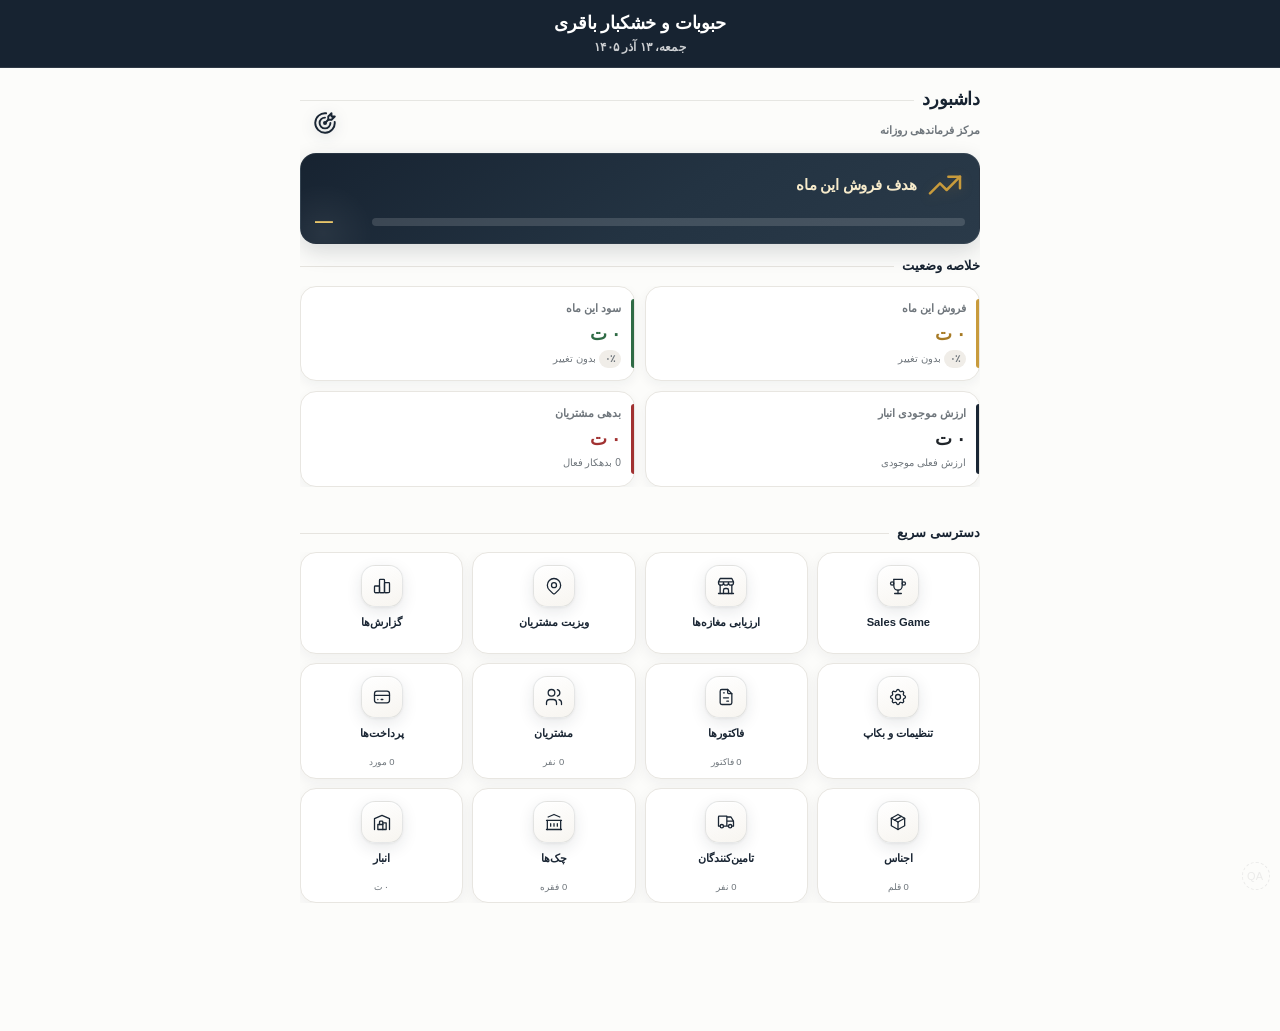
<file: index.html>
<!DOCTYPE html>
<html lang="fa" dir="rtl" data-spa-shell="1">
<head>
<meta charset="UTF-8">
<meta http-equiv="Cache-Control" content="no-cache, no-store, must-revalidate">
<meta http-equiv="Pragma" content="no-cache">
<meta http-equiv="Expires" content="0">
<meta name="viewport" content="width=device-width, initial-scale=1.0, maximum-scale=1.0">
<link rel="manifest" href="./manifest.json">
<meta name="apple-mobile-web-app-capable" content="yes">
<meta name="mobile-web-app-capable" content="yes">
<meta name="apple-mobile-web-app-status-bar-style" content="black-translucent">
<meta name="apple-mobile-web-app-title" content="باقری">
<!-- Home Screen App Icons only (not invoice/print logo) -->
<link rel="apple-touch-icon" href="./icons/apple-touch-icon.png">
<link rel="apple-touch-icon" sizes="180x180" href="./icons/apple-touch-icon.png">
<link rel="apple-touch-icon" sizes="167x167" href="./icons/icon-167.png">
<link rel="apple-touch-icon" sizes="152x152" href="./icons/icon-152.png">
<link rel="apple-touch-icon" sizes="120x120" href="./icons/icon-120.png">
<title>داشبورد — حبوبات و خشکبار باقری</title>
<script src="./vendor/xlsx.full.min.js"></script>
<script src="./vendor/html2canvas.min.js"></script>
<link rel="stylesheet" href="./css/app.css">
<style>
.report-section{margin-bottom:22px;}
.report-section h3{font-size:1rem;margin:0 0 10px;font-weight:800;}
.report-note{font-size:.75rem;color:var(--ink-soft);margin:6px 0 0;line-height:1.5;}
.debt-row a{text-decoration:none;color:inherit;}
</style>
</head>
<body class="page-dashboard">
<header>
  <h1>حبوبات و خشکبار باقری</h1>
  <p class="header-date" id="header-date" aria-live="polite"></p>
</header>
<nav id="nav"></nav>
<main id="main"></main>
<button class="fab" id="fab" style="display:none;">+</button>
<div id="modalRoot"></div>
<div class="toast" id="toast"></div>
<div id="printArea"></div>

<script src="./js/models.js"></script>
<script src="./js/ui.js"></script>
<script src="./js/db.js"></script>
<script src="./js/calc.js"></script>
<script src="./js/stock.js"></script>
<script src="./js/payments.js"></script>
<script src="./js/backup.js"></script>
<script src="./js/pin-lock.js"></script>
<script src="./js/nav.js"></script>
<script src="./js/app.js"></script>
<script src="./js/prospect-scoring.js"></script>
<script src="./js/prospect-db.js"></script>
<script src="./js/prospect-core.js"></script>
<script src="./js/game-config.js"></script>
<script src="./js/game-logic.js"></script>
<script src="./js/router.js"></script>
<script src="./js/view.host.js"></script>
<script src="./js/views/dashboard.js"></script>
<script src="./js/views/reports.js"></script>
<script src="./js/views/products.js"></script>
<script src="./js/views/inventory.js"></script>
<script src="./js/views/customers.js"></script>
<script src="./js/views/customer.js"></script>
<script src="./js/views/payments.js"></script>
<script src="./js/views/invoices.js"></script>
<script src="./js/views/suppliers.js"></script>
<script src="./js/views/supplier.js"></script>
<script src="./js/views/visits.js"></script>
<script src="./js/views/prospects.js"></script>
<script src="./js/views/prospect.js"></script>
<script src="./js/views/prospect-routes.js"></script>
<script src="./js/views/evaluation.js"></script>
<script src="./js/views/checks.js"></script>
<script src="./js/views/invoice.js"></script>
<script src="./js/views/game-center.js"></script>
<script src="./js/views/settings.js"></script>

<script>
/* Phase 3-9 SPA shell */
bootSpaShell();
</script>
<script src="./js/sw-register.js"></script>
</body>
</html>
</file>
<file: css/app.css>
/* ============================================================
   حبوبات و خشکبار باقری — Design System
   Navy + Green + White | Mobile-First | CSS only
   Compatible with all existing HTML class names
   ============================================================ */

:root{
  /* Core palette (Option 3 reference) */
  --color-primary:#172331;
  --color-primary-dark:#0D151D;
  --color-primary-soft:#293847;
  --color-accent:#C89B3C;
  --color-accent-dark:#A77A24;
  --color-accent-soft:#F0EDE8;
  --color-bg:#FCFCFA;
  --color-surface:#FFFFFF;
  --color-surface-2:#F3F1ED;
  --color-border:#E6E4DF;
  --color-text:#1F2429;
  --color-text-muted:#6F767C;
  --color-success:#2F6B45;
  --color-success-soft:#E8F3EC;
  --color-danger:#A13131;
  --color-warning:#D97706;
  --color-warning-soft:#FEF3E2;
  --color-info:#1A2634;

  --shadow-xs:0 1px 2px rgba(26,38,52,.04);
  --shadow-sm:0 4px 12px rgba(26,38,52,.06);
  --shadow-md:0 8px 24px rgba(26,38,52,.09);
  --radius-xs:8px;
  --radius-sm:12px;
  --radius-md:16px;
  --radius-lg:20px;
  --radius-pill:999px;
  --space-1:4px;
  --space-2:8px;
  --space-3:12px;
  --space-4:16px;
  --space-5:20px;
  --space-6:24px;
  --touch:44px;
  --safe-top:env(safe-area-inset-top,0px);
  --safe-bottom:env(safe-area-inset-bottom,0px);
  --font:-apple-system,BlinkMacSystemFont,'Vazirmatn','Segoe UI',Tahoma,sans-serif;

  /* Legacy aliases — do not remove */
  --primary:var(--color-primary);
  --primary-dark:var(--color-primary-dark);
  --primary-soft:var(--color-primary-soft);
  --accent:var(--color-accent);
  --accent-dark:var(--color-accent-dark);
  --accent-soft:var(--color-accent-soft);
  --bg:var(--color-bg);
  --surface:var(--color-surface);
  --surface-2:var(--color-surface-2);
  --text:var(--color-text);
  --muted:var(--color-text-muted);
  --success:var(--color-success);
  --danger:var(--color-danger);
  --warning:var(--color-warning);
  --border:var(--color-border);
  --shadow:var(--shadow-sm);
  --shadow-sm:0 4px 12px rgba(26,38,52,.06);
  --radius:var(--radius-md);
  --radius-sm:12px;
  --paper:var(--color-bg);
  --paper-2:var(--color-surface);
  --card:var(--color-surface);
  --ink:var(--color-text);
  --ink-soft:var(--color-text-muted);
  --olive:var(--color-success);
  --olive-dark:var(--color-primary);
  --gold:var(--color-accent);
  --gold-soft:var(--color-accent-soft);
  --rust:var(--color-danger);
  --amber:var(--color-warning);
  --red:var(--color-danger);
  --line:var(--color-border);
}

*,*::before,*::after{box-sizing:border-box;-webkit-tap-highlight-color:transparent;}
html{-webkit-text-size-adjust:100%;}
body{
  margin:0;
  font-family:var(--font);
  background:var(--color-bg);
  color:var(--color-text);
  min-height:100vh;
  font-size:15px;
  line-height:1.55;
  font-variant-numeric:tabular-nums;
  -webkit-font-smoothing:antialiased;
}

/* ===================== HEADER ===================== */
header{
  padding:calc(12px + var(--safe-top)) 16px 12px;
  text-align:center;
  background:var(--color-primary);
  border-bottom:1px solid rgba(255,255,255,0.08);
  color:#fff;
  position:relative;
  z-index:5;
}
header h1{
  margin:0;
  font-size:1.08rem;
  font-weight:800;
  color:#fff;
  letter-spacing:.15px;
  line-height:1.3;
}
header .header-date{
  margin:5px 0 0;
  font-size:.72rem;
  color:rgba(255,255,255,.78);
  font-weight:600;
  line-height:1.3;
  letter-spacing:.1px;
}

/* ===================== NAV (top bar only — never match .bottom-nav) ===================== */
nav#nav{
  display:flex;
  overflow-x:auto;
  gap:6px;
  background:var(--color-surface);
  border-bottom:1px solid var(--color-border);
  position:sticky;
  top:0;
  z-index:10;
  -webkit-overflow-scrolling:touch;
  padding:8px 10px;
  box-shadow:var(--shadow-xs);
  scrollbar-width:none;
}
nav#nav::-webkit-scrollbar{display:none;}
nav#nav button,
nav#nav a.nav-link{
  flex:0 0 auto;
  min-width:auto;
  min-height:34px;
  padding:6px 12px;
  border:1px solid transparent;
  background:transparent;
  font-family:inherit;
  font-size:.76rem;
  font-weight:600;
  color:var(--color-text-muted);
  cursor:pointer;
  border-radius:var(--radius-pill);
  white-space:nowrap;
  text-decoration:none;
  display:inline-flex;
  align-items:center;
  justify-content:center;
  transition:background .12s,color .12s;
}
nav#nav button.active,
nav#nav a.nav-link.active{
  color:#fff;
  background:var(--color-primary);
  border-color:var(--color-primary);
}
nav#nav a.nav-link:active,
nav#nav button:active{opacity:.85;}

/* ===================== MAIN ===================== */
main{
  padding:14px 14px calc(88px + var(--safe-bottom));
  max-width:720px;
  margin:0 auto;
}

/* ===================== TYPOGRAPHY ===================== */
h2.section-title{
  font-size:1.05rem;
  margin:4px 0 14px;
  color:var(--color-primary);
  font-weight:800;
  display:flex;
  align-items:center;
  gap:8px;
  letter-spacing:-.2px;
}
h2.section-title::after{
  content:"";
  flex:1;
  border-bottom:1px solid var(--color-border);
  opacity:.9;
}
h3.sub-title{
  font-size:.88rem;
  margin:16px 0 10px;
  color:var(--color-primary);
  font-weight:800;
}

/* ===================== CARDS ===================== */
.cards{
  display:grid;
  grid-template-columns:1fr 1fr;
  gap:10px;
  margin-bottom:14px;
}
.card{
  background:var(--color-surface);
  border:1px solid var(--color-border);
  border-radius:var(--radius-md);
  padding:14px;
  box-shadow:var(--shadow-xs);
}
.card .label{
  font-size:.7rem;
  color:var(--color-text-muted);
  margin-bottom:6px;
  font-weight:600;
  letter-spacing:.1px;
}
.card .value{
  font-size:1.12rem;
  font-weight:800;
  color:var(--color-text);
  letter-spacing:-.3px;
  line-height:1.25;
}
.card.wide{grid-column:1/-1;}

.accent-olive{color:var(--color-success) !important;}
.accent-rust{color:var(--color-danger) !important;}
.accent-red{color:var(--color-danger) !important;}
.accent-amber{color:var(--color-warning) !important;}

/* ===================== LISTS ===================== */
.ledger-row{
  display:flex;
  align-items:center;
  gap:10px;
  padding:13px 2px;
  border-bottom:1px solid var(--color-border);
  cursor:pointer;
  min-height:52px;
}
.ledger-row:last-child{border-bottom:none;}
.ledger-row .name{
  font-weight:700;
  font-size:1rem;
  color:var(--color-text);
  white-space:nowrap;
  overflow:hidden;
  text-overflow:ellipsis;
  min-width:0;
  line-height:1.35;
}
.ledger-row .filler{
  flex:1;
  border-bottom:none;
  height:0;
  min-width:6px;
}
.ledger-row .amount{
  font-weight:800;
  white-space:nowrap;
  text-align:left;
  flex-shrink:0;
  font-size:.9rem;
  color:var(--color-text);
  letter-spacing:-.2px;
}
.ledger-row .sub{
  font-size:.72rem;
  color:var(--color-text-muted);
  display:block;
  font-weight:500;
  overflow:hidden;
  text-overflow:ellipsis;
  margin-top:2px;
  line-height:1.35;
}
a.ledger-row{
  text-decoration:none;
  color:inherit;
}
a.ledger-row:active{
  background:var(--color-surface-2);
  border-radius:var(--radius-sm);
}

/* ===================== BUTTONS ===================== */
.btn{
  display:inline-flex;
  align-items:center;
  justify-content:center;
  gap:6px;
  background:var(--color-success);
  color:#fff;
  border:none;
  padding:12px 16px;
  min-height:var(--touch);
  border-radius:var(--radius-sm);
  font-family:inherit;
  font-weight:700;
  font-size:.88rem;
  cursor:pointer;
  text-decoration:none;
  box-shadow:0 3px 12px rgba(47,107,69,.22);
  transition:transform .1s, opacity .1s;
}
.btn:active{opacity:.9;transform:scale(.98);}
.btn.secondary{
  background:var(--color-surface);
  color:var(--color-primary);
  border:1.5px solid var(--color-border);
  box-shadow:none;
}
.btn.danger{
  background:var(--color-danger);
  box-shadow:0 3px 10px rgba(224,69,69,.2);
}
.btn.small{
  padding:8px 12px;
  font-size:.78rem;
  min-height:36px;
  border-radius:10px;
  box-shadow:none;
}
.btn:disabled{
  opacity:.42;
  cursor:not-allowed;
  box-shadow:none;
}
.btn-row{
  display:flex;
  gap:8px;
  flex-wrap:wrap;
  margin-top:12px;
}

/* ===================== CHIPS ===================== */
.chip-row{
  display:flex;
  gap:6px;
  flex-wrap:wrap;
  margin-bottom:12px;
}
.chip{
  padding:6px 11px;
  border-radius:var(--radius-pill);
  border:1.5px solid var(--color-border);
  background:var(--color-surface);
  font-size:.74rem;
  color:var(--color-text-muted);
  cursor:pointer;
  font-family:inherit;
  font-weight:600;
  min-height:32px;
  line-height:1.2;
}
.chip.active{
  background:var(--color-primary);
  color:#fff;
  border-color:var(--color-primary);
}

/* ===================== FAB ===================== */
.fab{
  position:fixed;
  left:16px;
  bottom:calc(16px + var(--safe-bottom));
  width:56px;
  height:56px;
  border-radius:50%;
  background:var(--color-success);
  color:#fff;
  font-size:1.75rem;
  border:none;
  box-shadow:0 8px 22px rgba(47,107,69,.32);
  cursor:pointer;
  z-index:20;
  display:flex;
  align-items:center;
  justify-content:center;
  line-height:1;
}
.fab:active{transform:scale(.94);}

/* ===================== SHEET / MODAL ===================== */
.overlay{
  position:fixed;
  inset:0;
  background:rgba(11,31,58,.5);
  display:flex;
  align-items:flex-end;
  justify-content:center;
  /* Must be above .bottom-nav (z-index:40) so sheet actions are tappable */
  z-index:60;
}
.sheet{
  background:var(--color-surface);
  width:100%;
  max-width:720px;
  max-height:90vh;
  overflow-y:auto;
  border-radius:var(--radius-lg) var(--radius-lg) 0 0;
  /* Extra bottom padding so primary actions (ثبت) are not flush / covered */
  padding:18px 16px calc(28px + var(--safe-bottom));
  border-top:none;
  -webkit-overflow-scrolling:touch;
  box-shadow:0 -10px 40px rgba(11,31,58,.15);
}
.sheet h3{
  margin:0 0 14px;
  color:var(--color-primary);
  padding-left:32px;
  font-weight:800;
  font-size:1.05rem;
}
.field{margin-bottom:14px;}
.field label{
  display:block;
  font-size:.75rem;
  color:var(--color-text-muted);
  margin-bottom:6px;
  font-weight:600;
}
.field input,
.field select,
.field textarea{
  width:100%;
  padding:12px 14px;
  border:1.5px solid var(--color-border);
  border-radius:var(--radius-sm);
  font-family:inherit;
  font-size:16px;
  background:var(--color-surface);
  color:var(--color-text);
  transition:border-color .15s, box-shadow .15s;
  min-height:46px;
}
.field select{appearance:none;background-image:none;}
.field input:focus,
.field select:focus,
.field textarea:focus{
  outline:none;
  border-color:var(--color-accent);
  box-shadow:0 0 0 3px var(--color-accent-soft);
}
.field textarea{resize:vertical;min-height:72px;}

.close-x{
  position:absolute;
  left:12px;
  top:12px;
  background:var(--color-surface-2);
  border:none;
  font-size:1.2rem;
  color:var(--color-text-muted);
  cursor:pointer;
  width:36px;
  height:36px;
  border-radius:10px;
  display:flex;
  align-items:center;
  justify-content:center;
}
.close-x:active{background:var(--color-border);}

.empty{
  text-align:center;
  color:var(--color-text-muted);
  padding:32px 14px;
  font-size:.9rem;
  line-height:1.6;
}

.badge{
  display:inline-block;
  padding:3px 9px;
  border-radius:var(--radius-pill);
  font-size:.68rem;
  font-weight:700;
}
.badge.pending{background:var(--color-warning-soft);color:#B86A12;}
.badge.cleared{background:var(--color-success-soft);color:var(--color-success);}
.badge.low{background:#FDECEC;color:var(--color-danger);}

.toast{
  position:fixed;
  bottom:calc(84px + var(--safe-bottom));
  left:50%;
  transform:translateX(-50%) translateY(10px);
  background:var(--color-primary);
  color:#fff;
  padding:11px 18px;
  border-radius:var(--radius-pill);
  font-size:.82rem;
  font-weight:700;
  opacity:0;
  pointer-events:none;
  transition:opacity .2s, transform .2s;
  z-index:70;
  white-space:nowrap;
  max-width:90vw;
  overflow:hidden;
  text-overflow:ellipsis;
  box-shadow:var(--shadow-md);
}
.toast.show{
  opacity:1;
  transform:translateX(-50%) translateY(0);
}

/* ===================== SEARCH (no reflow risk) ===================== */
input[type="search"],
input#customer-search,
input#product-search,
input#supplier-search,
input#invoice-search,
input#payment-search,
input#check-search,
input#visit-search,
input#prospect-search,
input#list-search-input,
main .field input,
main input[placeholder*="جستجو"],
main input[placeholder*="جستجوی"]{
  width:100%;
  padding:12px 14px;
  border:1.5px solid var(--color-border);
  border-radius:var(--radius-sm);
  font-family:inherit;
  font-size:16px;
  background:var(--color-surface);
  color:var(--color-text);
  margin-bottom:2px;
  min-height:46px;
  box-shadow:var(--shadow-xs);
}
main input:focus,
input[type="search"]:focus{
  outline:none;
  border-color:var(--color-accent);
  box-shadow:0 0 0 3px var(--color-accent-soft);
}
main select,
.field select,
#payment-sort,
#check-sort,
#visit-sort,
#prospect-sort,
#invoice-sort,
#product-sort,
#supplier-sort,
#customer-sort{
  width:100%;
  padding:11px 12px;
  border:1.5px solid var(--color-border);
  border-radius:var(--radius-sm);
  font-family:inherit;
  font-size:15px;
  background:var(--color-surface);
  color:var(--color-text);
  min-height:44px;
}
.field select{
  font-size:16px;
}

/* ===================== DASHBOARD ===================== */
.dash-stats{
  display:grid;
  grid-template-columns:1fr 1fr;
  gap:10px;
  margin-bottom:16px;
}
.dash-stat{
  background:var(--color-surface);
  border:1px solid var(--color-border);
  border-radius:var(--radius-md);
  padding:14px 12px;
  box-shadow:var(--shadow-xs);
}
.dash-stat .label{
  font-size:.68rem;
  color:var(--color-text-muted);
  margin-bottom:6px;
  font-weight:600;
}
.dash-stat .value{
  font-size:1.05rem;
  font-weight:800;
  color:var(--color-text);
  letter-spacing:-.25px;
  line-height:1.25;
}
.dash-stat.wide{grid-column:1/-1;}
@media (min-width:380px){
  .dash-stats{grid-template-columns:1fr 1fr 1fr;}
  .dash-stat.wide{grid-column:1/-1;}
}

.dash-section-label{
  font-size:.82rem;
  font-weight:800;
  color:var(--color-primary);
  margin:10px 0 10px;
  display:flex;
  align-items:center;
  gap:8px;
}
.dash-section-label::after{
  content:"";
  flex:1;
  border-bottom:1px solid var(--color-border);
}

.dash-grid{
  display:grid;
  grid-template-columns:repeat(3,1fr);
  gap:8px;
  margin-bottom:16px;
}
@media (min-width:420px){
  .dash-grid{grid-template-columns:repeat(4,1fr);}
}
@media (min-width:640px){
  .dash-grid{grid-template-columns:repeat(5,1fr);gap:10px;}
}

a.dash-tile{
  display:flex;
  flex-direction:column;
  align-items:center;
  justify-content:center;
  gap:6px;
  min-height:88px;
  padding:10px 4px;
  background:var(--color-surface);
  border:1px solid var(--color-border);
  border-radius:var(--radius-md);
  text-decoration:none;
  color:var(--color-text);
  box-shadow:var(--shadow-xs);
  transition:transform .1s, box-shadow .1s;
}
a.dash-tile:active{
  transform:scale(.96);
  box-shadow:none;
}
a.dash-tile .dash-ico{
  width:40px;
  height:40px;
  border-radius:11px;
  display:flex;
  align-items:center;
  justify-content:center;
  background:var(--color-accent-soft);
}
a.dash-tile .dash-ico svg{
  width:20px;
  height:20px;
  display:block;
  stroke:var(--color-primary);
  color:var(--color-primary);
}
a.dash-tile .dash-title{
  font-size:.72rem;
  font-weight:700;
  text-align:center;
  color:var(--color-primary);
  line-height:1.25;
  padding:0 2px;
}
a.dash-tile .dash-sub{
  font-size:.62rem;
  color:var(--color-text-muted);
  text-align:center;
  margin-top:-2px;
  line-height:1.2;
}

.dash-activity{
  background:var(--color-surface);
  border:1px solid var(--color-border);
  border-radius:var(--radius-md);
  padding:2px 12px 6px;
  margin-bottom:14px;
  box-shadow:var(--shadow-xs);
}
.dash-activity .ledger-row{cursor:default;min-height:48px;}
.dash-activity a.ledger-row{cursor:pointer;}

/* Hide top nav on dashboard — tiles are the main nav */
body.page-dashboard #nav,
body[data-page="dashboard"] #nav{
  display:none !important;
}

/* ===================== SETTINGS / REPORTS ===================== */
/* .settings-warn removed here on 2026-08-20: fully and permanently shadowed
   by the settings view styles (loads after this file, sets
   every property this rule set). Verified zero live usage elsewhere. */
.settings-section{margin-bottom:22px;}
.settings-section h3{
  font-size:.95rem;
  margin:0 0 10px;
  font-weight:800;
  color:var(--color-primary);
}
.report-section{margin-bottom:20px;}
.report-section h3{
  font-size:.92rem;
  margin:0 0 10px;
  font-weight:800;
  color:var(--color-primary);
}
.report-note{
  font-size:.72rem;
  color:var(--color-text-muted);
  margin:6px 0 0;
  line-height:1.5;
}
.page-skeleton-note{
  color:var(--color-text-muted);
  padding:24px 12px;
  font-size:.88rem;
  line-height:1.7;
}
.page-title-bar{margin:0 0 12px;}
.auto-backup-row{
  display:flex;
  align-items:center;
  justify-content:space-between;
  gap:10px;
  padding:11px 0;
  border-bottom:1px solid var(--color-border);
}
.auto-backup-row:last-child{border-bottom:none;}

/* ===================== PROSPECT ===================== */
.rank-pill{
  display:inline-block;
  padding:4px 10px;
  border-radius:var(--radius-pill);
  color:#fff;
  font-weight:800;
  font-size:.72rem;
}
.converted-banner{
  background:var(--color-accent);
  color:#fff;
  border-radius:var(--radius-md);
  padding:12px 14px;
  margin-bottom:12px;
  font-weight:700;
  font-size:.9rem;
}
.prospect-subnav{
  display:flex;
  flex-wrap:wrap;
  gap:8px;
  margin-bottom:12px;
}
.chip-opt{
  border:1.5px solid var(--color-border);
  background:var(--color-surface);
  color:var(--color-text);
  border-radius:11px;
  padding:10px 12px;
  font-size:.84rem;
  cursor:pointer;
  font-family:inherit;
  text-align:right;
  min-height:42px;
}
.chip-opt.selected{
  background:var(--color-primary);
  border-color:var(--color-primary);
  color:#fff;
  font-weight:700;
}
.chip-wrap{display:flex;flex-wrap:wrap;gap:8px;}
.live-score{
  display:flex;
  justify-content:space-between;
  align-items:center;
  gap:10px;
  padding:14px;
  border:1px solid var(--color-border);
  border-radius:var(--radius-md);
  margin-bottom:12px;
  background:var(--color-surface);
  box-shadow:var(--shadow-xs);
}
.live-score .num{
  font-size:1.7rem;
  font-weight:800;
  color:var(--color-primary);
  letter-spacing:-.5px;
}
.rank-badge{
  padding:5px 12px;
  border-radius:var(--radius-pill);
  color:#fff;
  font-weight:800;
  font-size:.85rem;
}
.q-block{
  margin-bottom:16px;
  padding-bottom:14px;
  border-bottom:1px dashed var(--color-border);
}
.q-title{
  font-weight:700;
  margin-bottom:8px;
  font-size:.88rem;
  color:var(--color-primary);
}
.debt-row a{text-decoration:none;color:inherit;}

/* ===================== INVOICE PRINT DOCUMENT ===================== */
/* روی صفحه دیده نمی‌شود، اما display:none نیست — عمداً.
   اگر این ناحیه display:none باشد و فقط داخل @media print به block تبدیل شود،
   کروم هرگز یک paint واقعی از <img> داخلش انجام نداده، و در لحظه‌ی چاپ
   به‌جای تصویر یک آیکون broken-image (علامت سؤال) رسم می‌کند — حتی اگر
   تصویر کاملاً load/decode شده باشد. به همین دلیل به‌جای display:none از
   position:fixed + خارج از صفحه استفاده می‌شود: عنصر همیشه در درخت
   layout/paint واقعی مرورگر هست (مثل holder مربوط به Export)، فقط دیده نمی‌شود. */
#printArea{
  position:fixed;
  left:-99999px;
  top:0;
  width:0;
  height:0;
  overflow:hidden;
  margin:0;
  padding:0;
}

.inv-doc{
  font-family: Vazirmatn, Tahoma, sans-serif;
  color:#0b1f3a;
  direction:rtl;
  text-align:right;
  background:#fff;
  padding:12px 14px;
  box-sizing:border-box;
}
.inv-head{
  display:flex;
  align-items:center;
  justify-content:space-between;
  gap:12px;
  border-bottom:2px solid #0b1f3a;
  padding-bottom:10px;
  margin-bottom:12px;
}
.inv-logo{ flex:0 0 auto; }
.inv-logo img{
  display:block;
  max-height:64px;
  max-width:140px;
  width:auto;
  height:auto;
  object-fit:contain;
}
.inv-brand{ flex:1 1 auto; text-align:center; }
.inv-brand-name{ font-weight:800; font-size:1.05rem; }
.inv-doc-title{ font-weight:600; font-size:.95rem; margin-top:2px; }
.inv-meta{ flex:0 0 auto; font-size:.82rem; line-height:1.6; }
.inv-customer{
  font-size:.88rem;
  line-height:1.7;
  margin-bottom:12px;
}
.inv-table{
  width:100%;
  border-collapse:collapse;
  font-size:.82rem;
  margin-bottom:12px;
}
.inv-table th,.inv-table td{
  border:1px solid #c5d0dc;
  padding:6px 8px;
  text-align:center;
}
.inv-table th{ background:#eef3f8; font-weight:700; }
.inv-totals{
  width:100%;
  border-collapse:collapse;
  font-size:.88rem;
  margin-top:4px;
}
.inv-totals td{
  padding:5px 8px;
  border-bottom:1px solid #e2e8f0;
}
.inv-totals td:last-child{ text-align:left; font-variant-numeric:tabular-nums; }
.inv-totals .inv-final td{ font-weight:800; border-bottom:2px solid #0b1f3a; }
.inv-signatures{
  display:flex;
  justify-content:space-between;
  gap:24px;
  margin-top:28px;
  font-size:.85rem;
}
.inv-signatures > div{ flex:1; text-align:center; }
.inv-sig-line{
  margin-top:36px;
  border-bottom:1px solid #0b1f3a;
  height:0;
}

/* ===================== PRINT ===================== */
/* فقط سند داخل #printArea چاپ شود — نه کل صفحه CRM */
@media print{
  body *{ visibility:hidden !important; }
  #printArea, #printArea *{ visibility:visible !important; }
  #printArea{
    display:block !important;
    position:absolute;
    left:0;
    top:0;
    width:100%;
    height:auto;
    overflow:visible;
    margin:0;
    padding:8px;
    background:#fff !important;
  }
  .overlay,.sheet,header,nav,.fab,.toast,.bottom-nav,button.app-back,main{
    display:none !important;
  }
  body{ background:#fff !important; }
  .inv-logo img{ max-height:72px; max-width:160px; }
}

/* ===================== RESPONSIVE ===================== */
@media (max-width:360px){
  .dash-grid{grid-template-columns:repeat(3,1fr);gap:6px;}
  a.dash-tile{min-height:80px;padding:8px 2px;}
  a.dash-tile .dash-title{font-size:.68rem;}
  .card .value,.dash-stat .value{font-size:.98rem;}
  main{padding:12px 10px calc(96px + var(--safe-bottom));}
}
@media (min-width:768px){
  main{padding:20px 20px 100px;}
  header h1{font-size:1.12rem;}
  a.dash-tile{min-height:100px;}
  a.dash-tile .dash-title{font-size:.8rem;}
  .cards{gap:12px;}
}


/* ===================== TOP NAV: secondary on mobile ===================== */
/* Bottom nav is primary on phone; keep top nav for larger screens / fallback */
@media (max-width: 900px){
  nav#nav{
    display:none !important;
  }
}
@media (min-width: 901px){
  nav#nav{
    display:flex !important;
  }
  .bottom-nav{ display:none !important; }
  main{ padding-bottom: 40px; }
}

/* Dashboard already hid top nav */
body.page-dashboard #nav{
  display:none !important;
}

/* ===================== BOTTOM NAVIGATION ===================== */
.bottom-nav{
  position:fixed !important;
  top:auto !important;          /* reset any leftover top from generic rules */
  left:0;
  right:0;
  bottom:0;
  height:auto;
  max-height:none;
  width:100%;
  z-index:40;
  display:flex;
  align-items:stretch;
  justify-content:space-around;
  overflow:visible;
  background:var(--color-surface);
  border:none;
  border-top:1px solid var(--color-border);
  border-bottom:none;
  box-shadow:0 -4px 20px rgba(11,31,58,.06);
  padding:6px 4px calc(6px + var(--safe-bottom));
  min-height:calc(56px + var(--safe-bottom));
  -webkit-overflow-scrolling:auto;
}
.bottom-nav-item{
  flex:1 1 0;
  display:flex;
  flex-direction:column;
  align-items:center;
  justify-content:center;
  gap:3px;
  min-height:48px;
  padding:4px 2px;
  border:none;
  background:transparent;
  color:var(--color-text-muted);
  text-decoration:none;
  font-family:inherit;
  font-size:.62rem;
  font-weight:600;
  cursor:pointer;
  -webkit-tap-highlight-color:transparent;
  border-radius:10px;
  line-height:1.15;
}
.bottom-nav-item .bn-ico{
  display:flex;
  align-items:center;
  justify-content:center;
  width:24px; height:24px;
}
.bottom-nav-item .bn-ico svg{ display:block; }
.bottom-nav-item .bn-label{
  max-width:100%;
  overflow:hidden;
  text-overflow:ellipsis;
  white-space:nowrap;
  padding:0 1px;
}
.bottom-nav-item.active{
  color:var(--color-primary);
  font-weight:800;
  background:var(--color-accent-soft);
  border-radius:12px;
  box-shadow:inset 0 2px 0 0 var(--color-accent);
}
.bottom-nav-item.active .bn-ico{
  color:var(--color-primary);
}
.bottom-nav-item:active{
  background:var(--color-surface-2);
}

/* ===================== MORE SHEET ===================== */
.more-overlay{
  position:fixed; inset:0;
  background:rgba(11,31,58,.45);
  z-index:45;
  opacity:0;
  transition:opacity .2s;
}
.more-overlay.show{ opacity:1; }
.more-sheet{
  position:fixed;
  left:0; right:0; bottom:0;
  z-index:46;
  background:var(--color-surface);
  border-radius:20px 20px 0 0;
  padding:10px 16px calc(16px + var(--safe-bottom));
  max-height:78vh;
  overflow-y:auto;
  transform:translateY(110%);
  transition:transform .28s cubic-bezier(0.32, 0.72, 0, 1);
  box-shadow:0 -12px 40px rgba(11,31,58,.18);
  -webkit-overflow-scrolling:touch;
}
.more-sheet.show{ transform:translateY(0); }
.more-sheet-handle{
  width:40px; height:4px;
  border-radius:999px;
  background:var(--color-border);
  margin:4px auto 12px;
}
.more-sheet-title{
  font-size:1rem;
  font-weight:800;
  color:var(--color-primary);
  margin:0 0 12px;
  text-align:center;
}
.more-sheet-list{
  display:flex;
  flex-direction:column;
  gap:4px;
  margin-bottom:12px;
}
.more-sheet-item{
  display:block;
  padding:14px 14px;
  border-radius:12px;
  text-decoration:none;
  color:var(--color-text);
  font-weight:700;
  font-size:.92rem;
  background:var(--color-surface);
  border:1px solid var(--color-border);
}
.more-sheet-item.active{
  background:var(--color-accent-soft);
  border-color:var(--color-accent);
  color:var(--color-accent-dark);
}
.more-sheet-item:active{
  background:var(--color-surface-2);
}
.more-sheet-close{
  width:100%;
  margin-top:4px;
}
body.more-open{
  overflow:hidden;
}

/* FAB above bottom nav */
.fab{
  bottom: calc(72px + var(--safe-bottom)) !important;
  z-index: 35;
}
.toast{
  bottom: calc(78px + var(--safe-bottom)) !important;
}

/* Dashboard grid: 2 columns on phone (closer to reference density) */
@media (max-width: 419px){
  .dash-grid{
    grid-template-columns: repeat(2, 1fr) !important;
    gap:10px;
  }
  a.dash-tile{
    min-height:100px;
    padding:14px 8px;
  }
  a.dash-tile .dash-title{ font-size:.8rem; }
  a.dash-tile .dash-ico{
    width:44px; height:44px;
  }
  a.dash-tile .dash-ico svg{ width:22px; height:22px; }
}


/* ===================== DASHBOARD TARGET (read-only Prospect) ===================== */
a.dash-target{
  display:block;
  text-decoration:none;
  color:inherit;
  background:linear-gradient(135deg, #1A2634 0%, #2C3D4F 100%);
  color:#fff;
  border-radius:16px;
  padding:14px 16px;
  margin:0 0 14px;
  box-shadow:0 6px 18px rgba(11,31,58,.18);
}
a.dash-target.is-done{
  background:linear-gradient(135deg, #315F3B 0%, #3B7A4A 100%);
}
.dash-target-top{
  display:flex;
  align-items:center;
  justify-content:space-between;
  gap:8px;
  margin-bottom:6px;
}
.dash-target-title{
  font-size:.78rem;
  font-weight:700;
  opacity:.9;
}
.dash-target-pct{
  font-size:.85rem;
  font-weight:800;
}
.dash-target-nums{
  font-size:1.35rem;
  font-weight:800;
  letter-spacing:-.3px;
  margin-bottom:8px;
}
.dash-target-bar{
  height:6px;
  border-radius:999px;
  background:rgba(255,255,255,.22);
  overflow:hidden;
  margin-bottom:8px;
}
.dash-target-bar > span{
  display:block;
  height:100%;
  background:#fff;
  border-radius:999px;
  min-width:0;
}
.dash-target-foot{
  display:flex;
  align-items:center;
  justify-content:space-between;
  gap:8px;
  font-size:.75rem;
  font-weight:600;
  opacity:.95;
}
.dash-target-link{
  font-size:.72rem;
  opacity:.85;
  font-weight:600;
}
.dash-target-body{
  font-size:.9rem;
  font-weight:700;
  margin-top:4px;
}
.dash-target-done,
.dash-target-remain{
  font-weight:700;
}



/* ===================== INVOICE FORM ROW (UI only) ===================== */
.inv-item-row{
  display:flex; gap:6px; align-items:flex-end; position:relative; flex-wrap:nowrap;
}
.inv-item-product{ flex:1 1 auto; min-width:0; position:relative; }
.inv-item-product .row-product-search[readonly]{
  cursor:pointer; background:var(--color-surface); caret-color:transparent;
}
.inv-item-qty{ flex:0 0 auto; width:5.25rem; min-width:5.25rem; }
.inv-item-price{ flex:0 0 auto; width:7.25rem; min-width:6.5rem; }
.inv-item-price .row-price{ font-size:1.02rem; font-weight:700; font-variant-numeric:tabular-nums; }
.inv-item-qty .row-qty{ font-variant-numeric:tabular-nums; text-align:center; }
.inv-item-del{ flex:0 0 auto; }
.inv-item-del .row-del{ padding:10px 12px; min-width:44px; }

.inv-row-meta{ margin:2px 0 12px; padding:0 2px; }
.inv-row-line-total{
  font-size:.95rem; font-weight:800; color:var(--color-text);
  letter-spacing:-.2px; line-height:1.4; font-variant-numeric:tabular-nums;
  white-space:normal; overflow-wrap:anywhere;
}
.inv-row-line-total strong{ font-weight:800; color:var(--color-primary); }
.inv-row-profit-line{ font-size:.72rem; font-weight:600; margin-top:2px; line-height:1.35; }
.inv-price-info-btn{
  display:inline-flex; align-items:center; margin-top:6px; padding:5px 10px;
  border-radius:999px; border:1px solid var(--color-border); background:var(--color-surface);
  color:var(--color-primary); font-family:inherit; font-size:.72rem; font-weight:700;
  cursor:pointer; min-height:32px; position:relative; z-index:2;
}
.inv-price-info-btn[aria-expanded="true"]{ background:var(--color-accent-soft); border-color:var(--color-accent); }
.inv-price-info-panel{
  margin-top:8px; padding:10px 12px; border:1px solid var(--color-border);
  border-radius:12px; background:var(--color-surface-2); max-width:100%; width:100%;
}
.inv-price-info-panel[hidden]{ display:none !important; }
.inv-price-info-grid{ display:flex; flex-direction:column; gap:10px; }
.inv-price-info-row{ display:flex; flex-direction:column; gap:2px; font-size:.8rem; line-height:1.45; }
.inv-price-info-row .k{ color:var(--color-text-muted); font-weight:600; }
.inv-price-info-row .v{ font-weight:700; color:var(--color-text); font-variant-numeric:tabular-nums; word-break:break-word; }

/* Product selector — wide, height-capped, sticky search (screen only) */
.prod-drop{
  display:none;
  position:fixed;
  z-index:120;
  background:var(--color-surface);
  border:1.5px solid var(--color-border);
  border-radius:14px;
  box-shadow:0 12px 40px rgba(11,31,58,.18);
  overflow:hidden;
  box-sizing:border-box;
}
.prod-drop.is-open{ display:flex !important; flex-direction:column; }
.prod-drop[hidden]{ display:none !important; }
.prod-drop-panel{
  display:flex; flex-direction:column; min-height:0; max-height:inherit; height:100%; overflow:hidden;
}
.prod-drop-search-wrap{
  flex:0 0 auto; padding:10px 10px 8px;
  border-bottom:1px solid var(--color-border);
  background:var(--color-surface);
}
.prod-drop-search{
  width:100%; padding:11px 12px; border:1.5px solid var(--color-border);
  border-radius:11px; font-family:inherit; font-size:16px;
  background:var(--color-surface-2); box-sizing:border-box; min-height:44px;
}
.prod-drop-search:focus{
  outline:none; border-color:var(--color-accent);
  box-shadow:0 0 0 3px var(--color-accent-soft);
}
.prod-drop-list{
  flex:1 1 auto; overflow-y:auto; -webkit-overflow-scrolling:touch; min-height:0;
}
.prod-drop-item{
  display:flex; flex-direction:column; align-items:stretch; gap:3px;
  padding:12px 14px; border-bottom:1px solid var(--color-border);
  cursor:pointer; text-align:right;
}
.prod-drop-item:active{ background:var(--color-surface-2); }
.prod-drop-name{
  font-size:.92rem; font-weight:700; color:var(--color-text);
  line-height:1.35; white-space:nowrap; overflow:hidden; text-overflow:ellipsis;
}
.prod-drop-stock{
  font-size:.75rem; font-weight:500; color:var(--color-text-muted); line-height:1.3;
}
.prod-drop-empty{
  padding:20px 14px; text-align:center; color:var(--color-text-muted); font-size:.85rem;
}

/* Keep selector/invoice chrome out of print output */
@media print{
  .prod-drop, .inv-price-info-btn, .inv-price-info-panel{ display:none !important; }
}

@media (min-width:480px){
  .inv-price-info-row{ flex-direction:row; justify-content:space-between; align-items:baseline; gap:12px; }
  .inv-item-qty{ width:5.5rem; min-width:5.5rem; }
  .inv-item-price{ width:8rem; min-width:7rem; }
}
@media (max-width:360px){
  .inv-item-qty{ width:4.85rem; min-width:4.85rem; }
  .inv-item-price{ width:6.4rem; min-width:6.2rem; }
  .inv-row-line-total{ font-size:.9rem; }
}


/* ===================== SHAMSI DATE INPUT ===================== */
.shamsi-date{width:100%;}
.shamsi-date-field{
  display:block;
  width:100%;
  text-align:right;
  padding:11px 14px;
  border:1.5px solid var(--color-border);
  border-radius:var(--radius-sm);
  font-family:inherit;
  font-size:15px;
  background:var(--color-surface);
  color:var(--color-text);
  min-height:44px;
  box-sizing:border-box;
  cursor:pointer;
  -webkit-appearance:none;
  appearance:none;
}
.shamsi-sheet-overlay{
  position:fixed;
  inset:0;
  z-index:10000;
  background:rgba(0,0,0,.35);
  display:flex;
  align-items:flex-end;
  justify-content:center;
}
.shamsi-sheet{
  width:100%;
  max-width:480px;
  background:#fff;
  border-radius:14px 14px 0 0;
  padding-bottom:env(safe-area-inset-bottom, 8px);
  box-shadow:0 -4px 24px rgba(0,0,0,.15);
}
.shamsi-sheet-toolbar{
  display:flex;
  align-items:center;
  justify-content:space-between;
  padding:10px 12px;
  border-bottom:1px solid var(--color-border, #e5e7eb);
  direction:rtl;
}
.shamsi-sheet-title{
  font-weight:600;
  font-size:15px;
  color:var(--color-text, #1a2332);
}
.shamsi-sheet-btn{
  border:none;
  background:transparent;
  font-family:inherit;
  font-size:16px;
  color:var(--color-primary, #1a3a5c);
  padding:6px 10px;
  cursor:pointer;
  min-height:36px;
}
.shamsi-sheet-done{font-weight:700;}
.shamsi-wheels-wrap{
  position:relative;
  height:180px;
  overflow:hidden;
  direction:rtl;
}
.shamsi-wheels-highlight{
  pointer-events:none;
  position:absolute;
  left:12px;
  right:12px;
  top:50%;
  height:36px;
  margin-top:-18px;
  border-top:1px solid rgba(0,0,0,.08);
  border-bottom:1px solid rgba(0,0,0,.08);
  background:rgba(0,0,0,.03);
  border-radius:8px;
  z-index:1;
}
.shamsi-wheels{
  display:flex;
  height:100%;
  position:relative;
  z-index:2;
}
.shamsi-wheel{
  flex:1;
  height:100%;
  overflow-y:auto;
  overflow-x:hidden;
  scroll-snap-type:y mandatory;
  -webkit-overflow-scrolling:touch;
  text-align:center;
  scrollbar-width:none;
}
.shamsi-wheel::-webkit-scrollbar{display:none;}
.shamsi-wheel-item{
  height:36px;
  line-height:36px;
  scroll-snap-align:center;
  font-size:17px;
  color:var(--color-text, #1a2332);
  user-select:none;
}
.shamsi-wheel-spacer{
  visibility:hidden;
  pointer-events:none;
}
.shamsi-wheel-item[data-selected="1"]{font-weight:600;}


/* ===================== APP BACK (header, internal pages) ===================== */
header.has-back{
  position:relative;
  padding-inline: 56px 16px; /* room for back control in RTL/LTR */
}
button.app-back{
  position:absolute;
  top:calc(50% + var(--safe-top) * 0.15);
  inset-inline-start: 8px;
  transform: translateY(-50%);
  display:inline-flex;
  align-items:center;
  justify-content:center;
  gap:2px;
  min-width:44px;
  min-height:44px;
  padding:6px 10px;
  border:none;
  border-radius:12px;
  background:rgba(255,255,255,.12);
  color:#fff;
  font-family:inherit;
  font-size:.78rem;
  font-weight:700;
  cursor:pointer;
  z-index:6;
  -webkit-tap-highlight-color:transparent;
}
button.app-back:active{
  background:rgba(255,255,255,.22);
}
button.app-back .app-back-ico{
  font-size:1.35rem;
  line-height:1;
  font-weight:400;
  display:inline-block;
  /* In RTL, › points toward previous page visually when mirrored by direction */
  transform: none;
}
html[dir="rtl"] button.app-back .app-back-ico{
  /* keep › as-is; sits on the start (right) side */
}
button.app-back .app-back-txt{
  max-width:4.5rem;
  overflow:hidden;
  text-overflow:ellipsis;
  white-space:nowrap;
}
@media (max-width:360px){
  button.app-back .app-back-txt{ display:none; }
  header.has-back{ padding-inline: 48px 12px; }
}
@media (min-width:901px){
  button.app-back{
    background:rgba(255,255,255,.1);
  }
}
@media print{
  button.app-back{ display:none !important; }
}


/* ===================== REPORTS — پرفروش‌ترین کالاها (scoped, additive only) ===================== */
.report-top-products .rtp-list{
  display:flex;
  flex-direction:column;
  gap:8px;
}
.report-top-products .rtp-row{
  display:flex;
  align-items:center;
  gap:10px;
  padding:11px 12px;
  border:1px solid var(--color-border);
  border-radius:var(--radius-sm);
  background:var(--color-surface);
}
.report-top-products .rtp-rank{
  flex:0 0 auto;
  width:24px;
  height:24px;
  border-radius:50%;
  background:var(--color-accent-soft);
  color:var(--color-accent-dark);
  font-size:.72rem;
  font-weight:800;
  display:flex;
  align-items:center;
  justify-content:center;
  font-variant-numeric:tabular-nums;
}
.report-top-products .rtp-info{
  flex:1 1 auto;
  min-width:0;
  display:flex;
  flex-direction:column;
  gap:2px;
}
.report-top-products .rtp-name{
  font-weight:700;
  font-size:.88rem;
  color:var(--color-text);
  line-height:1.35;
  overflow-wrap:break-word;
  word-break:break-word;
}
.report-top-products .rtp-qty{
  font-size:.72rem;
  color:var(--color-text-muted);
  font-weight:500;
  line-height:1.35;
}
.report-top-products .rtp-amount{
  flex:0 0 auto;
  font-weight:800;
  font-size:.88rem;
  color:var(--color-text);
  text-align:left;
  white-space:nowrap;
  letter-spacing:-.2px;
  font-variant-numeric:tabular-nums;
  align-self:center;
}
@media (max-width:360px){
  .report-top-products .rtp-row{ padding:10px; gap:8px; }
  .report-top-products .rtp-rank{ width:21px; height:21px; font-size:.68rem; }
  .report-top-products .rtp-amount{ font-size:.82rem; }
  .report-top-products .rtp-name{ font-size:.85rem; }
}


/* ===================== REPORTS — Accordion sections (scoped, additive only) ===================== */
.report-accordion{
  padding:0;
}
.report-accordion-header{
  display:flex;
  align-items:center;
  justify-content:space-between;
  gap:10px;
  width:100%;
  background:transparent;
  border:none;
  padding:0;
  margin:0;
  cursor:pointer;
  font-family:inherit;
  text-align:right;
  -webkit-tap-highlight-color:transparent;
  min-height:var(--touch);
}
.report-accordion-header h3{
  margin:0;
}
.report-accordion-chevron{
  flex:0 0 auto;
  position:relative;
  width:20px;
  height:20px;
}
.report-accordion-chevron::before{
  content:"";
  position:absolute;
  top:50%;
  left:50%;
  width:8px;
  height:8px;
  margin:-5px 0 0 -5px;
  border-right:2px solid var(--color-text-muted);
  border-bottom:2px solid var(--color-text-muted);
  transform:rotate(45deg);
  transition:transform .15s ease, border-color .15s ease;
}
.report-accordion-header.is-open .report-accordion-chevron::before{
  transform:rotate(-135deg);
  border-color:var(--color-primary);
}
.report-accordion-content{
  margin-top:10px;
}
.report-accordion-content[hidden]{
  display:none;
}


/* ============================================================
   BAQERI VISUAL REFRESH — Dashboard / Reports / Navigation
   UI-only overrides. Business logic remains in JS.
   ============================================================ */
body{background:#FCFCFA;color:#1F2429;}
main{padding-top:16px;}
header{background:#172331;color:#fff;border-bottom-color:rgba(255,255,255,.10);}
header h1{font-size:1.12rem;letter-spacing:-.15px;}
header .header-date{color:rgba(255,255,255,.78);}
h2.section-title{color:#172331;font-size:1.12rem;margin:2px 0 16px;}
h2.section-title::after{border-color:#E4E4E0;}

/* Dashboard shell */
.dashboard-shell{display:flex;flex-direction:column;gap:0;}
.dashboard-eyebrow{font-size:.7rem;color:#6F767C;font-weight:700;margin:-8px 0 12px;}
.dashboard-block{margin-bottom:18px;}
.dashboard-block-head{display:flex;align-items:center;justify-content:space-between;gap:10px;margin:0 0 9px;}
.dashboard-block-head .dash-section-label{margin:0;flex:1;}
.dashboard-block-head .section-action{font-size:.7rem;font-weight:700;color:#A77A24;text-decoration:none;white-space:nowrap;}

/* Monthly target: bullseye OUTSIDE on page bg (left, above box); growth with title on RIGHT */
.dash-target-head{display:none;}
/* Do NOT push Target Box down. Bullseye floats in the existing gap under eyebrow. */
.dash-target-block{
  position:relative;
  margin:0 0 12px;
  /* no padding-top, no extra gap — box stays tight under eyebrow */
}
.dash-target-fab-row{
  position:absolute;
  left:4px;
  right:auto;
  /* center of the natural gap between eyebrow and box (~ half of typical 10–14px margin) */
  top:-30px;
  height:0;
  width:auto;
  display:flex;
  justify-content:flex-start;
  align-items:center;
  z-index:5;
  pointer-events:none; /* row itself */
}
.dash-target-fab{
  position:relative;
  left:auto;right:auto;top:auto;
  display:inline-flex;align-items:center;justify-content:center;
  width:42px;height:42px;padding:0;border:none;
  background:transparent;
  cursor:pointer;-webkit-tap-highlight-color:transparent;
  filter:drop-shadow(0 3px 7px rgba(23,35,49,.18));
  transition:transform .12s ease;
  pointer-events:auto;
}
.dash-target-fab svg{width:26px;height:26px;display:block;color:#1A2634;}
.dash-target-fab:active{transform:scale(.92);}
.dash-monthly-target{
  display:block;position:relative;overflow:hidden;text-decoration:none;color:#fff;
  background:linear-gradient(145deg,#172331 0%,#233342 55%,#2A3A49 100%);
  border-radius:16px;
  padding:11px 14px 12px;
  margin:0;
  box-shadow:0 8px 22px rgba(23,35,49,.16);
  border:1px solid rgba(255,255,255,.06);
}
.dash-monthly-target.is-done{background:linear-gradient(145deg,#2A5A38 0%,#2F6B45 100%);}
.dash-monthly-target::after{content:"";position:absolute;left:-28px;bottom:-40px;width:100px;height:100px;border-radius:50%;background:radial-gradient(circle,rgba(255,255,255,.06) 0%,rgba(255,255,255,.025) 40%,rgba(255,255,255,0) 70%);pointer-events:none;}
.dmt-top{
  display:flex;align-items:center;justify-content:flex-start;
  margin-bottom:8px;position:relative;z-index:2;
}
/* RTL: flex-start = right side → growth then title from the right */
.dmt-heading{
  display:inline-flex;align-items:center;gap:8px;
  flex-direction:row;
  max-width:100%;
}
.dmt-title{
  font-size:.92rem;font-weight:800;color:#F7EBCB;letter-spacing:-.2px;
  line-height:1.25;text-align:right;min-width:0;
}
.dmt-growth{
  flex:none;display:flex;align-items:center;justify-content:center;
  width:40px;height:40px;
  color:#C89B3C;
  filter:drop-shadow(0 3px 6px rgba(184,134,44,.2));
}
.dmt-growth svg{width:100%;height:100%;display:block;}
.dmt-row{display:flex;align-items:center;gap:12px;position:relative;z-index:1;}
.dmt-icon-plain{display:none;}
.dmt-progress{flex:1;min-width:0;}
.dmt-pct{font-size:1.12rem;font-weight:900;color:#E8C56A;line-height:1;flex:none;min-width:2.5em;text-align:left;}
.dmt-bar{height:8px;border-radius:999px;background:rgba(255,255,255,.14);overflow:hidden;position:relative;}
.dmt-bar>span{display:block;height:100%;border-radius:999px;background:linear-gradient(90deg,#C89B3C,#E8C56A);min-width:0;}
.dmt-head,.dmt-edit,.dmt-main,.dmt-status,.dmt-compact,.dmt-current,.dmt-nums,.dmt-foot,.dmt-target-btn{display:none;}
.dashboard-eyebrow{margin:2px 0 14px;font-size:.7rem;color:#6F767C;font-weight:700;}
.dashboard-shell > .section-title{margin:2px 0 6px;}

/* KPI cards */
.dash-kpis{display:grid;grid-template-columns:1fr 1fr;gap:10px;margin-bottom:18px;}
.dash-kpi{position:relative;background:#fff;border:1px solid #E8E6E1;border-radius:16px;padding:13px 13px 12px;box-shadow:0 4px 12px rgba(26,38,52,.05);min-width:0;}
.dash-kpi::before{content:"";position:absolute;right:0;top:12px;bottom:12px;width:3px;border-radius:3px 0 0 3px;background:#172331;}
.dash-kpi.sales::before{background:#C89B3C;}.dash-kpi.profit::before{background:#2F6B45;}.dash-kpi.inventory::before{background:#1A2634;}.dash-kpi.debt::before{background:#A13131;}
.dash-kpi-label{font-size:.68rem;color:#6F767C;font-weight:700;margin-bottom:7px;}
.dash-kpi-value{font-size:1.13rem;font-weight:900;line-height:1.15;color:#1F2429;letter-spacing:-.35px;white-space:nowrap;overflow:hidden;text-overflow:ellipsis;}
.dash-kpi-value.sales{color:#A77A24;}.dash-kpi-value.profit{color:#2F6B45;}.dash-kpi-value.debt{color:#A13131;}
.dash-kpi-sub{font-size:.64rem;color:#6F767C;margin-top:6px;min-height:18px;line-height:1.35;}
.kpi-delta{display:inline-flex;align-items:center;gap:3px;font-weight:800;padding:2px 6px;border-radius:999px;background:#F0EDE8;}
.kpi-delta.up{color:#2F6B45;background:#E8F3EC;}.kpi-delta.down{color:#A13131;background:#FBEFEE;}.kpi-delta.flat{color:#6F767C;}
.kpi-count{color:#6F767C;}

/* Quick actions — glass floating icon frames; fixed icon row so 2-line titles don't shift icons */
.dash-grid{display:grid;grid-template-columns:repeat(4,1fr);gap:9px;margin-bottom:18px;}
a.dash-tile{
  min-height:96px;padding:12px 5px 10px;background:#fff;border:1px solid #E8E6E1;border-radius:16px;
  box-shadow:0 4px 14px rgba(26,38,52,.06);gap:0;
  transition:transform .1s,box-shadow .1s;
  display:flex;flex-direction:column;align-items:center;justify-content:flex-start;
}
a.dash-tile .dash-ico{
  flex:none;width:42px;height:42px;border-radius:14px;margin-bottom:8px;
  display:flex;align-items:center;justify-content:center;
  /* Clearer glass frame — still soft, but readable as a container */
  background:linear-gradient(160deg,rgba(255,255,255,.92) 0%,rgba(245,242,236,.78) 100%);
  border:1px solid rgba(26,38,52,.10);
  box-shadow:
    0 5px 16px rgba(26,38,52,.10),
    0 1px 3px rgba(26,38,52,.06),
    inset 0 1px 0 rgba(255,255,255,.95);
  color:#1A2634;
  backdrop-filter:blur(10px);-webkit-backdrop-filter:blur(10px);
}
a.dash-tile .dash-ico svg{
  width:20px;height:20px;stroke:#1A2634;color:#1A2634;
  stroke-width:1.55;stroke-linecap:round;stroke-linejoin:round;
}
a.dash-tile .dash-title{
  font-size:.7rem;color:#1A2634;font-weight:800;text-align:center;line-height:1.25;
  display:-webkit-box;-webkit-line-clamp:2;-webkit-box-orient:vertical;overflow:hidden;
  min-height:2.5em; /* reserve 2 lines so all icons stay aligned */
  padding:0 2px;
}
a.dash-tile .dash-sub{font-size:.59rem;color:#6F767C;margin-top:2px;line-height:1.2;}
a.dash-tile:active{background:#FBF8F3;transform:scale(.96);box-shadow:0 2px 6px rgba(26,38,52,.05);}

/* Activity lists */
.dash-activity{background:#fff;border:1px solid #E8E6E1;border-radius:16px;padding:2px 12px 5px;box-shadow:0 4px 12px rgba(26,38,52,.045);margin-bottom:16px;}
.dash-activity .ledger-row{min-height:56px;padding:12px 2px;}
.dash-activity .ledger-row .amount{color:#1A2634;}
.dash-activity .ledger-row .name{font-size:.82rem;}
.dash-activity .ledger-row .sub{font-size:.64rem;}

/* Reports summary */
.report-summary{display:grid;grid-template-columns:1fr 1fr;gap:10px;margin:0 0 16px;}
.report-summary-card{background:#fff;border:1px solid #E8E6E1;border-radius:15px;padding:12px 13px;box-shadow:0 4px 12px rgba(26,38,52,.045);position:relative;overflow:hidden;}
.report-summary-card::before{content:"";position:absolute;right:0;top:10px;bottom:10px;width:4px;border-radius:4px 0 0 4px;background:#1A2634;}
.report-summary-card.sales::before{background:#C89B3C}.report-summary-card.profit::before{background:#2F6B45}.report-summary-card.debt::before{background:#A13131}.report-summary-card.inventory::before{background:#1A2634}
.report-summary-label{font-size:.67rem;color:#6F767C;font-weight:700;margin-bottom:6px;}
.report-summary-value{font-size:1rem;font-weight:900;color:#1F2429;white-space:nowrap;overflow:hidden;text-overflow:ellipsis;}
.report-summary-value.sales{color:#A77A24}.report-summary-value.profit{color:#2F6B45}.report-summary-value.debt{color:#A13131}
.report-summary-meta{font-size:.61rem;color:#6F767C;margin-top:5px;min-height:16px;}
.report-summary-meta.up{color:#2F6B45;font-weight:800}.report-summary-meta.down{color:#A13131;font-weight:800}
.report-summary-title{font-size:.74rem;font-weight:800;color:#1A2634;margin:0 0 9px;}
.report-period-note{background:#F0EDE8;border:1px solid #E8E6E1;border-radius:12px;padding:9px 11px;color:#6F767C;font-size:.68rem;line-height:1.5;margin-bottom:12px;}
.report-section{margin-bottom:18px;}
.report-section h3{color:#1A2634;}
.report-accordion-header{background:#fff;border-color:#E8E6E1;}
.report-accordion-content{background:#fff;border:1px solid #E8E6E1;border-top:none;border-radius:0 0 14px 14px;padding:12px;}
.report-accordion-header h3{color:#1A2634;}

/* Chips / controls */
.chip{background:#fff;border-color:#E8E6E1;color:#6F767C;}
.chip.active{background:#C89B3C;border-color:#C89B3C;color:#fff;}

/* Bottom nav — light glass bar; active = soft floating glass (not navy header twin) */
.bottom-nav{
  background:rgba(255,255,255,.72);
  backdrop-filter:saturate(180%) blur(18px);
  -webkit-backdrop-filter:saturate(180%) blur(18px);
  border-top:1px solid rgba(255,255,255,.55);
  box-shadow:0 -8px 28px rgba(26,38,52,.07), 0 -1px 0 rgba(232,230,225,.6);
}
.bottom-nav-item{
  position:relative;
  color:#8B9198;
  transition:transform .12s ease,color .12s ease,background .15s ease,box-shadow .15s ease;
  margin:2px 3px;padding:6px 4px;border-radius:14px;
}
.bottom-nav-item .bn-ico{transition:transform .15s ease,color .15s ease;width:26px;height:26px;}
.bottom-nav-item .bn-ico svg{width:22px;height:22px;stroke-width:1.55;}
.bottom-nav-item.active{
  position:relative;
  color:#1A2634;
  background:rgba(255,255,255,.88);
  border-radius:16px;
  border:1px solid rgba(255,255,255,.6);
  box-shadow:
    0 3px 12px rgba(26,38,52,.09),
    inset 0 1px 0 rgba(255,255,255,.95);
  backdrop-filter:blur(14px);-webkit-backdrop-filter:blur(14px);
}
/* Arc indicator on the Active container: strong center → fade to transparent sides */
.bottom-nav-item.active::before{
  content:"";
  position:absolute;
  top:0;
  left:10%;
  right:10%;
  height:3px;
  border-radius:0 0 12px 12px;
  background:linear-gradient(
    90deg,
    transparent 0%,
    rgba(200,155,60,.15) 12%,
    rgba(200,155,60,.55) 28%,
    rgba(200,155,60,.95) 50%,
    rgba(200,155,60,.55) 72%,
    rgba(200,155,60,.15) 88%,
    transparent 100%
  );
  pointer-events:none;
  z-index:2;
}
/* soft side arcs along top corners of the frame */
.bottom-nav-item.active::after{
  content:"";
  position:absolute;
  inset:0;
  border-radius:16px;
  pointer-events:none;
  z-index:1;
  background:linear-gradient(
    180deg,
    rgba(200,155,60,.22) 0%,
    rgba(200,155,60,.08) 18%,
    transparent 42%
  );
  -webkit-mask:
    linear-gradient(#000 0 0) content-box,
    linear-gradient(#000 0 0);
  -webkit-mask-composite:xor;
  mask-composite:exclude;
  padding:1.5px;
  opacity:.9;
}
.bottom-nav-item.active .bn-ico{color:#C89B3C;transform:translateY(-0.5px);}
.bottom-nav-item.active .bn-label{color:#1A2634;font-weight:800;}
.bottom-nav-item:active{transform:scale(.94);}

/* Primary controls */
.btn{background:#2F6B45;box-shadow:0 3px 12px rgba(47,107,69,.22);}
.btn.secondary{background:#fff;color:#1A2634;border-color:#E6E4DF;}
.fab{background:#2F6B45;box-shadow:0 8px 22px rgba(47,107,69,.28);}
.field input:focus,.field select:focus,.field textarea:focus{border-color:#C89B3C;box-shadow:0 0 0 3px #F0EDE8;}

@media (max-width:419px){
  .dash-grid{grid-template-columns:repeat(4,1fr)!important;gap:7px;}
  a.dash-tile{min-height:86px;padding:9px 3px 7px;}
  a.dash-tile .dash-ico{width:36px;height:36px;border-radius:12px;margin-bottom:5px;}
  a.dash-tile .dash-ico svg{width:17px;height:17px;}
  a.dash-tile .dash-title{font-size:.62rem;min-height:2.35em;}
  a.dash-tile .dash-sub{font-size:.52rem;}
  .dash-kpi{padding:10px 10px;}
  .dash-kpi-value{font-size:.95rem;}
  .dmt-pct{font-size:1.02rem;}
  .dmt-title{font-size:.84rem;}
  .dmt-growth{width:36px;height:36px;}
  .dash-target-fab{width:36px;height:36px;}
  .dash-target-fab svg{width:24px;height:24px;}
  .dash-target-fab-row{top:-26px;left:2px;}
}

/* Short viewports: keep first quick-access row fully above bottom nav */
@media (max-height:780px){
  .dashboard-block{margin-bottom:12px;}
  .dash-kpis{gap:8px;margin-bottom:12px;}
  .dash-kpi{padding:10px 11px;}
  .dash-kpi-value{font-size:1rem;}
  .dash-grid{margin-bottom:10px;gap:8px;}
  a.dash-tile{min-height:84px;padding:9px 4px 7px;}
  a.dash-tile .dash-ico{width:36px;height:36px;margin-bottom:5px;}
  .dash-target-block{margin-bottom:10px;}
  .dashboard-eyebrow{margin:0 0 8px;}
}
@media (max-height:700px){
  .dash-kpi-sub{display:none;}
  a.dash-tile .dash-sub{display:none;}
  a.dash-tile{min-height:76px;}
  .dmt-growth{width:32px;height:32px;}
}

/* ===================== PROSPECT DAILY TARGET (compact progress strip) ===================== */
#prospect-target{margin-bottom:10px;}
#prospect-target .card.wide{padding:0;border:none;background:transparent;box-shadow:none;}
.prospect-daily-target{
  display:flex;align-items:center;gap:10px;
  padding:10px 12px;
  border-radius:14px;
  background:linear-gradient(135deg,rgba(26,38,52,.90) 0%,rgba(44,61,79,.84) 100%);
  border:1px solid rgba(255,255,255,.10);
  box-shadow:0 4px 14px rgba(26,38,52,.12);
  color:#fff;
}
/* Visits = 0: thin closed track, muted/dead */
.prospect-daily-target.is-idle{
  opacity:.65;
  background:linear-gradient(135deg,rgba(26,38,52,.40) 0%,rgba(44,61,79,.34) 100%);
  border-color:rgba(255,255,255,.05);
  box-shadow:none;
  padding-top:8px;padding-bottom:8px;
}
.prospect-daily-target.is-active{
  opacity:1;
}
.prospect-daily-target .pdt-label{
  font-size:.72rem;font-weight:700;color:rgba(245,230,184,.95);
  white-space:nowrap;flex:none;
}
.prospect-daily-target .pdt-bar-wrap{flex:1;min-width:0;align-self:center;}
/* Active: full fixed-length track; only fill grows with visits */
.prospect-daily-target .pdt-bar{
  height:8px;border-radius:999px;
  background:rgba(255,255,255,.20);
  overflow:hidden;
  box-shadow:inset 0 1px 2px rgba(0,0,0,.14);
  width:100%;
}
.prospect-daily-target .pdt-bar>span{
  display:block;height:100%;border-radius:999px;
  background:linear-gradient(90deg,#C89B3C,#E8C56A);
  min-width:0;
  transition:width .28s ease, opacity .2s ease, filter .2s ease;
  box-shadow:0 0 8px rgba(232,197,106,.35);
}
.prospect-daily-target.is-idle .pdt-bar{
  height:3px;
  background:rgba(255,255,255,.09);
  box-shadow:none;
}
.prospect-daily-target.is-idle .pdt-bar>span{width:0 !important;opacity:0;box-shadow:none;}
.prospect-daily-target.is-active .pdt-bar>span{filter:saturate(1.08);}
.prospect-daily-target .pdt-meta{
  font-size:.75rem;font-weight:800;color:#E8C56A;white-space:nowrap;flex:none;
  font-variant-numeric:tabular-nums;
}
.prospect-daily-target .pdt-edit{
  flex:none;border:none;background:rgba(255,255,255,.12);color:#F5E6B8;
  font-family:inherit;font-size:.68rem;font-weight:700;
  padding:6px 10px;border-radius:999px;cursor:pointer;min-height:32px;
}
.prospect-daily-target .pdt-edit:active{background:rgba(255,255,255,.2);}
.prospect-daily-target.is-unset{
  justify-content:space-between;
}

/* ============================================================
   iOS / iPhone 13 Pro Max polish — presentation only
   ============================================================ */
html,body{
  overflow-x:hidden;
  max-width:100vw;
  overscroll-behavior-y:contain;
  -webkit-text-size-adjust:100%;
  text-size-adjust:100%;
}
body{
  -webkit-overflow-scrolling:touch;
  touch-action:manipulation;
}
/* Prevent accidental text selection on chrome UI */
header,nav#nav,.bottom-nav,.dash-tile,.dash-kpi,.dash-monthly-target,
.dash-target-fab,.chip,.btn,.fab,.bn-label,.bn-ico,.section-title,
.dash-section-label,.ledger-row .name,.ledger-row .amount{
  -webkit-user-select:none;
  user-select:none;
  -webkit-touch-callout:none;
}
/* Inputs keep selectable text */
input,textarea,select{ -webkit-user-select:text; user-select:text; }

/* Touch targets ≥44px where practical */
.bottom-nav-item{ min-height:48px; }
.chip{ min-height:34px; padding:7px 12px; }
a.dash-tile{ -webkit-tap-highlight-color:transparent; }

/* Main content clearance above home indicator + tab bar */
main{
  padding-bottom:calc(92px + var(--safe-bottom));
}

/* Bottom nav: ensure padding respects home indicator on all iPhones */
.bottom-nav{
  padding-bottom:calc(8px + var(--safe-bottom));
  min-height:calc(58px + var(--safe-bottom));
}

/* Soft overscroll + no rubber-band sideways */
.dashboard-shell,.dash-grid,.dash-kpis{
  overflow-x:hidden;
}

/* Slightly stronger active feedback on glass tiles */
a.dash-tile:active .dash-ico{
  transform:scale(.96);
}


/* ===== Sales Game Center — Final UI Polish ===== */
.gc-page{
  padding: 2px 0 28px;
  max-width: 640px;
  margin: 0 auto;
}

/*
 * IMPORTANT: .gc-header must NEVER inherit the global `header { background: navy }`
 * rule. game-center.js renders it as <div class="gc-header"> (not <header>).
 * Explicit resets below defend against any residual tag/style leakage.
 */
.gc-header{
  margin: 0 0 16px;
  padding: 0;
  display: flex;
  flex-direction: column;
  align-items: stretch;
  gap: 10px;
  background: transparent !important;
  background-color: transparent !important;
  border: none !important;
  border-bottom: none !important;
  color: inherit !important;
  position: static !important;
  z-index: auto !important;
  text-align: start;
  box-shadow: none !important;
}
.gc-title-row{
  display: flex;
  align-items: center;
  gap: 10px;
  margin: 0;
  min-height: 28px;
  background: transparent;
}
.gc-title{
  margin: 0;
  flex: none;
  font-size: 1.15rem;
  font-weight: 800;
  letter-spacing: .02em;
  color: var(--ink, #172331) !important;
  line-height: 1.2;
  background: transparent;
}
.gc-title-line{
  flex: 1 1 auto;
  height: 1px;
  min-width: 24px;
  background: rgba(0,0,0,.1);
  border: 0;
}
.gc-title-mark{
  display: inline-flex;
  align-items: center;
  justify-content: center;
  flex: none;
  width: 36px;
  height: 36px;
  color: var(--gold, #C89B3C);
  overflow: visible;
  line-height: 0;
  background: transparent;
}
.gc-title-mark .gc-ico,
.gc-title-mark svg{
  display: block;
  width: 28px;
  height: 28px;
  stroke: currentColor;
  fill: none;
  flex: none;
}

/* Compact segmented switch — size to content, NOT full-width navy card */
.gc-seg{
  display: inline-flex;
  align-self: flex-start;
  width: auto;
  max-width: 100%;
  gap: 2px;
  padding: 2px;
  margin: 0;
  background: rgba(0,0,0,.06);
  border: 1px solid rgba(0,0,0,.06);
  border-radius: 999px;
  box-sizing: border-box;
  box-shadow: none;
}
.gc-seg-btn{
  flex: 0 0 auto;
  min-width: 72px;
  min-height: 30px;
  height: 30px;
  padding: 4px 14px;
  border: none;
  border-radius: 999px;
  background: transparent;
  color: var(--ink-soft, #6a7380);
  font-family: inherit;
  font-size: .78rem;
  font-weight: 700;
  line-height: 1;
  cursor: pointer;
  -webkit-tap-highlight-color: transparent;
  transition: background .15s ease, color .15s ease, box-shadow .15s ease;
}
.gc-seg-btn.is-active{
  background: var(--card, #fff);
  color: var(--ink, #172331);
  box-shadow: 0 1px 2px rgba(0,0,0,.08);
}
.gc-seg-btn:not(.is-active){ opacity: .7; }
.gc-seg-btn:not(.is-active):active{ background: rgba(0,0,0,.04); opacity: 1; }

.gc-shell{ display: flex; flex-direction: column; }
.gc-section{ margin-bottom: 18px; }
.gc-section-head{
  display: flex;
  align-items: center;
  gap: 7px;
  margin-bottom: 8px;
}
.gc-section-ico{
  display: flex;
  color: var(--gold, #C89B3C);
  flex: none;
}
.gc-section-title{
  margin: 0;
  font-size: .9rem;
  font-weight: 800;
  color: var(--ink, #172331);
}

.gc-panel{
  background: var(--card, #fff);
  border: 1px solid var(--line, #e4e4e0);
  border-radius: 14px;
  padding: 12px 14px;
}
.gc-panel-inline{
  display: flex;
  flex-wrap: wrap;
  align-items: center;
  justify-content: space-between;
  gap: 10px;
}

/* Missions — light rows, real progress */
.gc-missions{ display: flex; flex-direction: column; gap: 10px; }
.gc-mission{
  background: var(--card, #fff);
  border: 1px solid var(--line, #e4e4e0);
  border-radius: 14px;
  padding: 12px 14px;
  transition: border-color .2s ease, opacity .2s ease, background .2s ease;
}
.gc-mission.is-dormant{ opacity: .78; }
.gc-mission.is-dormant .gc-track-fill{ opacity: 0; }
.gc-mission.is-active{
  opacity: 1;
  border-color: rgba(200,155,60,.32);
}
.gc-mission.is-complete{
  opacity: 1;
  border-color: rgba(61,107,69,.35);
  background: rgba(91,122,90,.035);
}
.gc-mission-row{
  display: flex;
  align-items: center;
  gap: 10px;
}
.gc-mission-icon{
  flex: none;
  width: 32px;
  height: 32px;
  border-radius: 9px;
  display: flex;
  align-items: center;
  justify-content: center;
  background: rgba(0,0,0,.04);
  color: var(--ink-soft, #5c6670);
  transition: background .2s ease, color .2s ease;
}
.gc-mission.is-active .gc-mission-icon{
  background: rgba(200,155,60,.12);
  color: #C89B3C;
}
.gc-mission.is-complete .gc-mission-icon{
  background: rgba(61,107,69,.12);
  color: #3d6b45;
}
.gc-mission-body{ flex: 1; min-width: 0; }
.gc-mission-head{
  display: flex;
  align-items: baseline;
  justify-content: space-between;
  gap: 10px;
  margin-bottom: 8px;
}
.gc-mission-title{
  font-size: .9rem;
  font-weight: 800;
  color: var(--ink, #172331);
}
.gc-mission-count{
  font-size: .88rem;
  font-weight: 700;
  font-variant-numeric: tabular-nums;
  color: var(--ink-soft, #5c6670);
  white-space: nowrap;
}
.gc-mission.is-active .gc-mission-count,
.gc-mission.is-complete .gc-mission-count{
  color: var(--ink, #172331);
  font-weight: 800;
}
.gc-mission-done{
  flex: none;
  width: 26px;
  height: 26px;
  border-radius: 50%;
  display: flex;
  align-items: center;
  justify-content: center;
  background: rgba(61,107,69,.12);
  color: #3d6b45;
}

.gc-track{
  height: 8px;
  border-radius: 999px;
  background: rgba(0,0,0,.07);
  overflow: hidden;
}
.gc-track-lg{ height: 10px; margin-bottom: 8px; }
.gc-track-fill{
  height: 100%;
  width: 0;
  border-radius: 999px;
  background: var(--gold, #C89B3C);
  transition: width .28s ease, opacity .2s ease, background .2s ease;
}
.gc-mission.is-complete .gc-track-fill,
.gc-panel.is-reached .gc-track-fill{
  background: #3d6b45;
}

.gc-monthly-pct{
  text-align: center;
  font-size: 1.55rem;
  font-weight: 800;
  font-variant-numeric: tabular-nums;
  color: var(--ink, #172331);
  line-height: 1.15;
  margin-bottom: 8px;
}
.gc-pct-sign{ font-size: .95rem; font-weight: 700; margin-right: 1px; }
.gc-monthly-amounts{
  text-align: center;
  font-size: .88rem;
  font-weight: 700;
  font-variant-numeric: tabular-nums;
  color: var(--ink, #172331);
  margin-bottom: 2px;
}
.gc-unit{ color: var(--ink-soft, #5c6670); font-weight: 600; }
.gc-slash{ color: var(--ink-soft, #5c6670); font-weight: 600; }

.gc-hero{
  display: flex;
  align-items: baseline;
  gap: 6px;
}
.gc-hero-num{
  font-size: 1.75rem;
  font-weight: 800;
  font-variant-numeric: tabular-nums;
  line-height: 1;
  color: var(--ink, #172331);
}
.gc-hero-lab{
  font-size: .85rem;
  font-weight: 700;
  color: var(--ink-soft, #5c6670);
}
.gc-inline-meta{
  display: flex;
  flex-wrap: wrap;
  align-items: center;
  gap: 8px;
}
.gc-pill{
  display: inline-flex;
  align-items: center;
  font-size: .72rem;
  font-weight: 700;
  padding: 3px 9px;
  border-radius: 999px;
  background: rgba(0,0,0,.05);
  color: var(--ink-soft, #5c6670);
}
.gc-pill.is-on{
  background: rgba(61,107,69,.12);
  color: #3d6b45;
}

.gc-xp-row{
  display: grid;
  grid-template-columns: 1fr 1fr;
  gap: 8px;
}
.gc-xp{ text-align: center; padding: 12px 10px; }
.gc-xp-num{
  margin-top: 4px;
  font-size: 1.35rem;
  font-weight: 800;
  font-variant-numeric: tabular-nums;
  color: var(--ink, #172331);
  line-height: 1.1;
}

.gc-kpi-grid{
  display: grid;
  grid-template-columns: repeat(4, minmax(0,1fr));
  gap: 6px;
  margin-bottom: 6px;
}
@media (max-width: 380px){
  .gc-kpi-grid{ grid-template-columns: repeat(2, minmax(0,1fr)); }
}
.gc-kpi{
  text-align: center;
  padding: 8px 4px;
  border-radius: 10px;
  background: rgba(0,0,0,.03);
}
.gc-kpi-lab{
  display: flex;
  align-items: center;
  justify-content: center;
  gap: 4px;
  color: var(--ink-soft, #6f767c);
}
.gc-kpi-lab .gc-ico{ opacity: .8; }
.gc-kpi-num{
  font-size: 1.15rem;
  font-weight: 800;
  font-variant-numeric: tabular-nums;
  color: var(--ink, #172331);
  line-height: 1.15;
  margin-top: 2px;
}

.gc-line{
  display: flex;
  justify-content: space-between;
  align-items: center;
  gap: 10px;
  padding: 9px 0;
  border-bottom: 1px solid rgba(0,0,0,.05);
  font-size: .88rem;
}
.gc-line-last{ border-bottom: 0; padding-bottom: 0; }
.gc-line-lab{
  display: inline-flex;
  align-items: center;
  gap: 7px;
  font-weight: 600;
  color: var(--ink, #172331);
  min-width: 0;
}
.gc-line-ico{ display: flex; color: var(--ink-soft, #5c6670); flex: none; }
.gc-line-val{
  font-weight: 800;
  font-variant-numeric: tabular-nums;
  color: var(--ink, #172331);
  white-space: nowrap;
}
.gc-line-val.is-ok{ color: #3d6b45; }

.gc-soft{
  font-size: .75rem;
  font-weight: 600;
  color: var(--ink-soft, #5c6670);
  text-align: center;
}
.gc-muted-strong{ color: var(--ink-soft, #5c6670); }
.gc-hint{
  font-size: .76rem;
  color: var(--ink-soft, #5c6670);
  line-height: 1.5;
  margin: 2px 0 0;
}
.gc-ico{ display: block; flex: none; }
</file>
